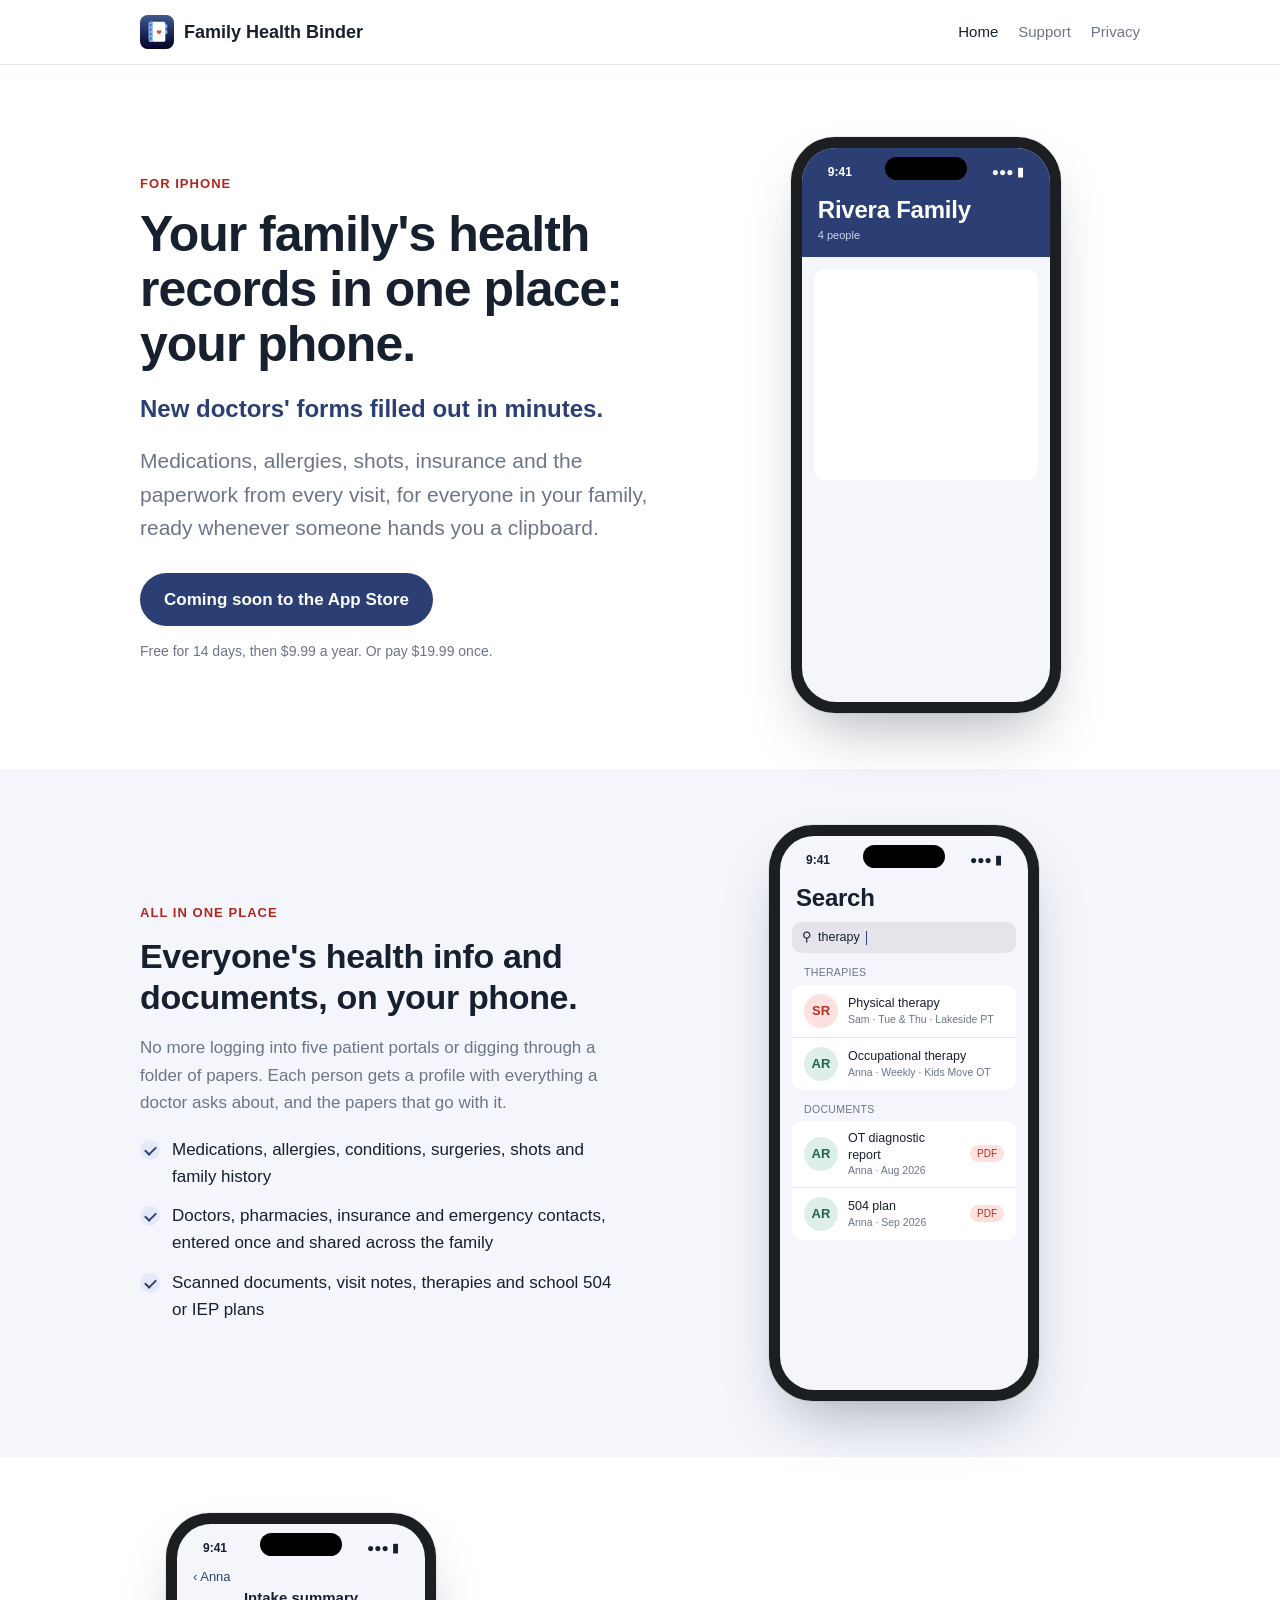
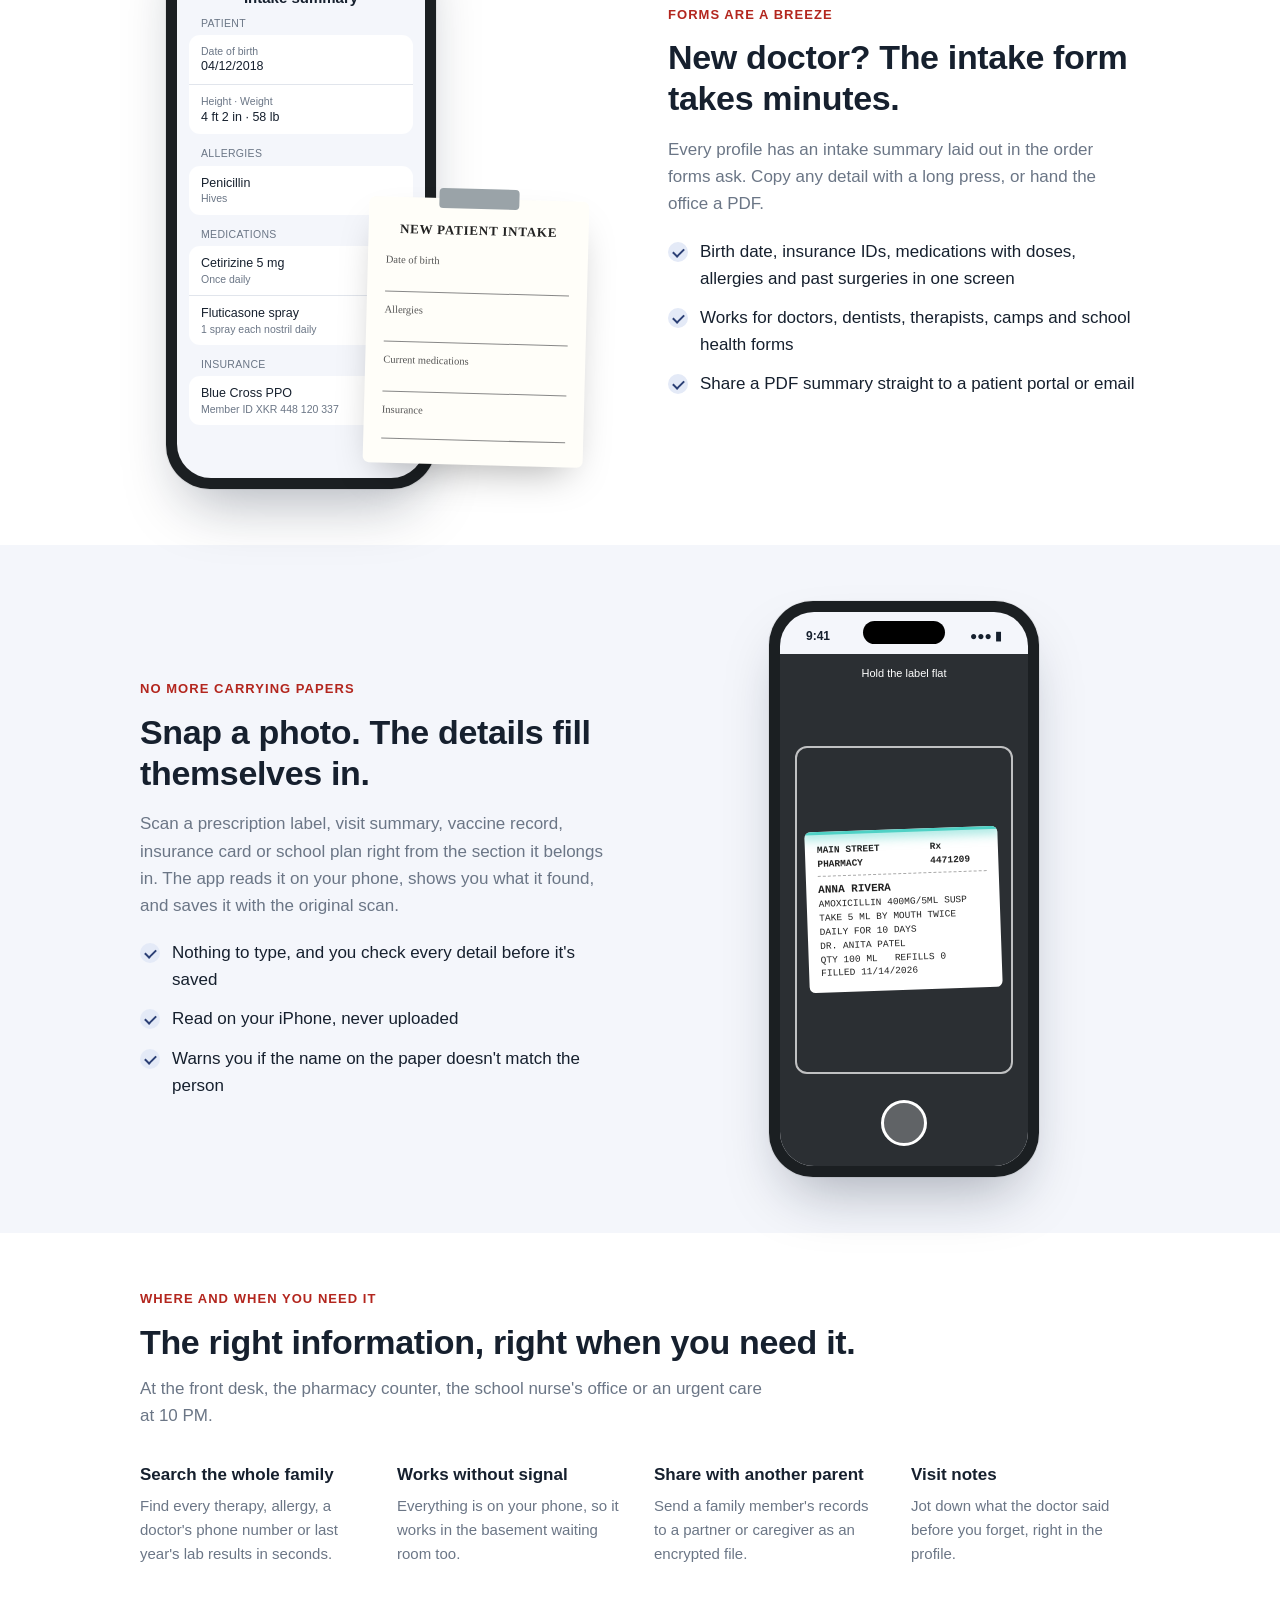
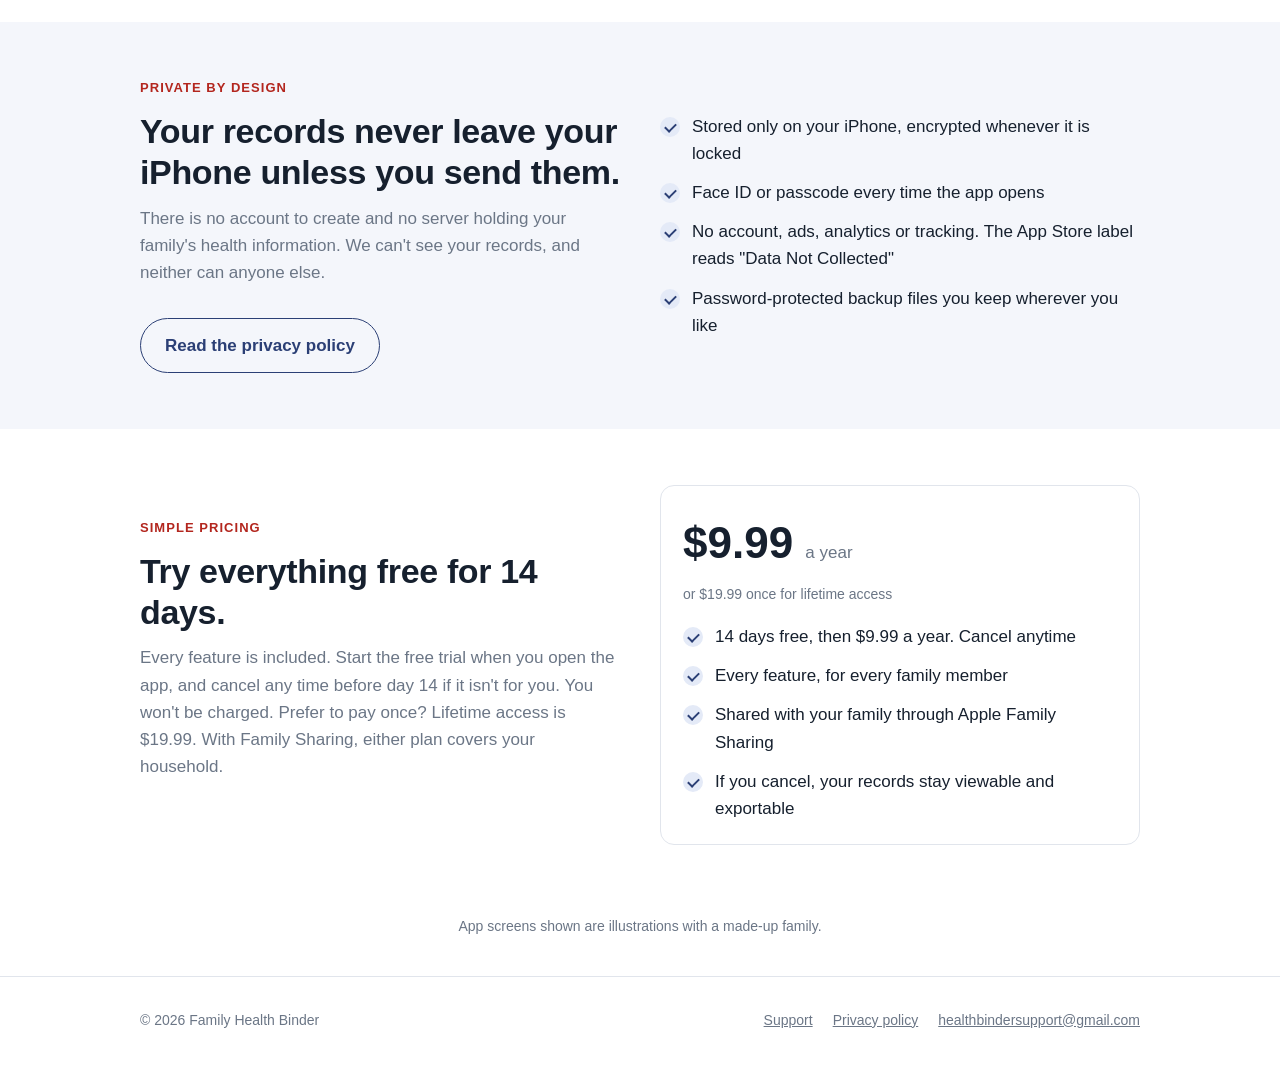
<file: index.html>
<!doctype html>
<html lang="en">
<head>
  <meta charset="utf-8">
  <meta name="viewport" content="width=device-width, initial-scale=1">
  <title>Family Health Binder: intake-ready medical records</title>
  <meta name="description" content="Keep your whole family's medical records on your iPhone, ready for every new doctor's intake form. Private by design: no account, no server, no tracking.">
  <link rel="icon" href="favicon.svg" type="image/svg+xml">
  <link rel="icon" href="favicon-32.png" sizes="32x32" type="image/png">
  <link rel="apple-touch-icon" href="apple-touch-icon.png">
  <link rel="stylesheet" href="style.css">
</head>
<body>
  <header class="site-header">
    <div class="wrap">
      <a class="logo" href="./"><img class="logo-mark" src="favicon.svg" alt="" width="34" height="34">Family Health Binder</a>
      <nav class="site-nav" aria-label="Main">
        <a href="./" aria-current="page">Home</a>
        <a href="support.html">Support</a>
        <a href="privacy.html">Privacy</a>
      </nav>
    </div>
  </header>

  <main>
    <section class="hero">
      <div class="wrap hero-split">
        <div>
          <p class="eyebrow">For iPhone</p>
          <h1>Your family's health records in one place: your phone.</h1>
          <p class="hero-sub">New doctors' forms filled out in minutes.</p>
          <p class="lead">Medications, allergies, shots, insurance and the paperwork from every visit, for everyone in your family, ready whenever someone hands you a clipboard.</p>
          <!-- When the app is live, replace "#" with the App Store link and change the text to "Download on the App Store". -->
          <a class="button" href="#">Coming soon to the App Store</a>
          <p class="note">Free for 14 days, then $9.99 a year. Or pay $19.99 once.</p>
        </div>
        <div class="demo demo-family" aria-hidden="true">
          <div class="phone"><div class="screen"><div class="band"><div class="statusbar"><span>9:41</span><span>&#9679;&#9679;&#9679; &#9646;</span></div><div class="island"></div>
            <div class="nav"><h4>Rivera Family</h4><div class="band-sub">4 people</div></div></div>
            <div class="group">
              <div class="row person"><span class="avatar a1">JR</span><div class="grow"><div class="v">Jordan Rivera</div><div class="k">41 · 3 medications</div></div><span class="chev">›</span></div>
              <div class="row person"><span class="avatar a2">SR</span><div class="grow"><div class="v">Sam Rivera</div><div class="k">39 · Physical therapy</div></div><span class="chev">›</span></div>
              <div class="row person"><span class="avatar a3">AR</span><div class="grow"><div class="v">Anna Rivera</div><div class="k">8 · 504 plan</div></div><span class="chev">›</span></div>
              <div class="row person"><span class="avatar a4">LR</span><div class="grow"><div class="v">Leo Rivera</div><div class="k">5 · Allergy: peanuts</div></div><span class="chev">›</span></div>
            </div>
            <div class="tiles">
              <p class="group-label">Anna at a glance</p>
              <div class="tile-grid">
                <div class="tile"><b>2</b><span>Medications</span></div>
                <div class="tile"><b>1</b><span>Allergy</span></div>
                <div class="tile"><b>14</b><span>Immunizations</span></div>
                <div class="tile"><b>9</b><span>Documents</span></div>
                <div class="tile"><b>3</b><span>Providers</span></div>
                <div class="tile"><b>2</b><span>Therapies</span></div>
              </div>
            </div>
          </div></div>
        </div>
      </div>
    </section>

    <section class="alt">
      <div class="wrap benefit">
        <div class="benefit-text">
          <p class="eyebrow">All in one place</p>
          <h2>Everyone's health info and documents, on your phone.</h2>
          <p>No more logging into five patient portals or digging through a folder of papers. Each person gets a profile with everything a doctor asks about, and the papers that go with it.</p>
          <ul class="checks">
            <li>Medications, allergies, conditions, surgeries, shots and family history</li>
            <li>Doctors, pharmacies, insurance and emergency contacts, entered once and shared across the family</li>
            <li>Scanned documents, visit notes, therapies and school 504 or IEP plans</li>
          </ul>
        </div>
        <div class="demo demo-search" aria-hidden="true">
          <div class="phone"><div class="screen"><div class="statusbar"><span>9:41</span><span>&#9679;&#9679;&#9679; &#9646;</span></div><div class="island"></div>
            <div class="nav"><h4>Search</h4></div>
            <div class="searchbar"><span>&#9906;</span><span id="typed"></span><span class="caret"></span></div>
            <div class="results" id="results">
              <p class="group-label">Therapies</p>
              <div class="group">
                <div class="row"><span class="avatar a2">SR</span><div class="grow"><div class="v">Physical therapy</div><div class="k">Sam · Tue &amp; Thu · Lakeside PT</div></div></div>
                <div class="row"><span class="avatar a3">AR</span><div class="grow"><div class="v">Occupational therapy</div><div class="k">Anna · Weekly · Kids Move OT</div></div></div>
              </div>
              <p class="group-label">Documents</p>
              <div class="group">
                <div class="row"><span class="avatar a3">AR</span><div class="grow"><div class="v">OT diagnostic report</div><div class="k">Anna · Aug 2026</div></div><span class="pill">PDF</span></div>
                <div class="row"><span class="avatar a3">AR</span><div class="grow"><div class="v">504 plan</div><div class="k">Anna · Sep 2026</div></div><span class="pill">PDF</span></div>
              </div>
            </div>
          </div></div>
        </div>
      </div>
    </section>

    <section>
      <div class="wrap benefit flip">
        <div class="benefit-text">
          <p class="eyebrow">Forms are a breeze</p>
          <h2>New doctor? The intake form takes minutes.</h2>
          <p>Every profile has an intake summary laid out in the order forms ask. Copy any detail with a long press, or hand the office a PDF.</p>
          <ul class="checks">
            <li>Birth date, insurance IDs, medications with doses, allergies and past surgeries in one screen</li>
            <li>Works for doctors, dentists, therapists, camps and school health forms</li>
            <li>Share a PDF summary straight to a patient portal or email</li>
          </ul>
        </div>
        <div class="demo demo-intake" aria-hidden="true">
          <div class="phone"><div class="screen"><div class="statusbar"><span>9:41</span><span>&#9679;&#9679;&#9679; &#9646;</span></div><div class="island"></div>
            <div class="nav"><span class="back">‹ Anna</span><h5>Intake summary</h5></div>
            <p class="group-label">Patient</p>
            <div class="group">
              <div class="row r1"><div class="grow"><div class="k">Date of birth</div><div class="v">04/12/2018</div></div></div>
              <div class="row"><div class="grow"><div class="k">Height · Weight</div><div class="v">4 ft 2 in · 58 lb</div></div></div>
            </div>
            <p class="group-label">Allergies</p>
            <div class="group">
              <div class="row r2"><div class="grow"><div class="v">Penicillin</div><div class="k">Hives</div></div></div>
            </div>
            <p class="group-label">Medications</p>
            <div class="group">
              <div class="row r3"><div class="grow"><div class="v">Cetirizine 5 mg</div><div class="k">Once daily</div></div></div>
              <div class="row"><div class="grow"><div class="v">Fluticasone spray</div><div class="k">1 spray each nostril daily</div></div></div>
            </div>
            <p class="group-label">Insurance</p>
            <div class="group">
              <div class="row"><div class="grow"><div class="v">Blue Cross PPO</div><div class="k">Member ID XKR 448 120 337</div></div></div>
            </div>
            <div class="copied">Copied</div>
          </div></div>
          <div class="paper">
            <h6>New Patient Intake</h6>
            <div class="field">Date of birth<div class="line"><span class="fill f1">04/12/2018</span></div></div>
            <div class="field">Allergies<div class="line"><span class="fill f2">Penicillin (hives)</span></div></div>
            <div class="field">Current medications<div class="line"><span class="fill f3">Cetirizine 5 mg daily</span></div></div>
            <div class="field">Insurance<div class="line done-line"></div></div>
          </div>
        </div>
      </div>
    </section>

    <section class="alt">
      <div class="wrap benefit">
        <div class="benefit-text">
          <p class="eyebrow">No more carrying papers</p>
          <h2>Snap a photo. The details fill themselves in.</h2>
          <p>Scan a prescription label, visit summary, vaccine record, insurance card or school plan right from the section it belongs in. The app reads it on your phone, shows you what it found, and saves it with the original scan.</p>
          <ul class="checks">
            <li>Nothing to type, and you check every detail before it's saved</li>
            <li>Read on your iPhone, never uploaded</li>
            <li>Warns you if the name on the paper doesn't match the person</li>
          </ul>
        </div>
        <div class="demo demo-scan" aria-hidden="true">
          <div class="phone"><div class="screen"><div class="statusbar"><span>9:41</span><span>&#9679;&#9679;&#9679; &#9646;</span></div><div class="island"></div>
            <div class="nav"><span class="back">‹ Anna</span><h5>Prescription found</h5></div>
            <p class="group-label found-head">Check and save</p>
            <div class="group found">
              <div class="row"><div class="grow"><div class="k">Medication</div><div class="v">Amoxicillin 400 mg/5 mL</div></div></div>
              <div class="row"><div class="grow"><div class="k">Directions</div><div class="v">5 mL by mouth twice daily</div></div></div>
              <div class="row"><div class="grow"><div class="k">Prescriber</div><div class="v">Dr. Anita Patel</div></div></div>
              <div class="row"><div class="grow"><div class="k">Pharmacy</div><div class="v">Main Street Pharmacy</div></div></div>
              <div class="row"><div class="grow"><div class="k">Filled</div><div class="v">11/14/2026 · 0 refills</div></div></div>
            </div>
            <div class="camera">
              <div class="cam-hint">Hold the label flat</div>
              <div class="label">
                <div class="store"><span>MAIN STREET PHARMACY</span><span>Rx 4471209</span></div>
                <strong>ANNA RIVERA</strong><br>
                AMOXICILLIN 400MG/5ML SUSP<br>
                TAKE 5 ML BY MOUTH TWICE<br>DAILY FOR 10 DAYS<br>
                DR. ANITA PATEL<br>
                QTY 100 ML &nbsp; REFILLS 0<br>
                FILLED 11/14/2026
                <div class="scanline"></div>
              </div>
              <div class="frame"></div>
              <div class="shutter"></div>
            </div>
            <div class="toast">&#10003; Saved to Anna's medications</div>
          </div></div>
        </div>
      </div>
    </section>

    <section>
      <div class="wrap">
        <p class="eyebrow">Where and when you need it</p>
        <h2>The right information, right when you need it.</h2>
        <p class="section-intro">At the front desk, the pharmacy counter, the school nurse's office or an urgent care at 10 PM.</p>
        <div class="mini-grid">
          <div><h3>Search the whole family</h3><p>Find every therapy, allergy, a doctor's phone number or last year's lab results in seconds.</p></div>
          <div><h3>Works without signal</h3><p>Everything is on your phone, so it works in the basement waiting room too.</p></div>
          <div><h3>Share with another parent</h3><p>Send a family member's records to a partner or caregiver as an encrypted file.</p></div>
          <div><h3>Visit notes</h3><p>Jot down what the doctor said before you forget, right in the profile.</p></div>
        </div>
      </div>
    </section>

    <section class="alt" id="privacy">
      <div class="wrap split">
        <div>
          <p class="eyebrow">Private by design</p>
          <h2>Your records never leave your iPhone unless you send them.</h2>
          <p class="section-intro">There is no account to create and no server holding your family's health information. We can't see your records, and neither can anyone else.</p>
          <a class="button secondary" href="privacy.html">Read the privacy policy</a>
        </div>
        <ul class="checks">
          <li>Stored only on your iPhone, encrypted whenever it is locked</li>
          <li>Face ID or passcode every time the app opens</li>
          <li>No account, ads, analytics or tracking. The App Store label reads "Data Not Collected"</li>
          <li>Password-protected backup files you keep wherever you like</li>
        </ul>
      </div>
    </section>

    <section id="pricing">
      <div class="wrap split">
        <div>
          <p class="eyebrow">Simple pricing</p>
          <h2>Try everything free for 14 days.</h2>
          <p class="section-intro">Every feature is included. Start the free trial when you open the app, and cancel any time before day 14 if it isn't for you. You won't be charged. Prefer to pay once? Lifetime access is $19.99. With Family Sharing, either plan covers your household.</p>
        </div>
        <div class="card">
          <p class="price">$9.99 <small>a year</small></p>
          <p class="note" style="margin-top:4px">or $19.99 once for lifetime access</p>
          <ul class="checks" style="margin-top:18px">
            <li>14 days free, then $9.99 a year. Cancel anytime</li>
            <li>Every feature, for every family member</li>
            <li>Shared with your family through Apple Family Sharing</li>
            <li>If you cancel, your records stay viewable and exportable</li>
          </ul>
        </div>
      </div>
    </section>
    <p class="note center" style="padding:0 20px 24px">App screens shown are illustrations with a made-up family.</p>
  </main>

  <footer class="site-footer">
    <div class="wrap">
      <span>&copy; <span id="year">2026</span> Family Health Binder</span>
      <nav aria-label="Footer">
        <a href="support.html">Support</a>
        <a href="privacy.html">Privacy policy</a>
        <a href="mailto:healthbindersupport@gmail.com">healthbindersupport@gmail.com</a>
      </nav>
    </div>
  </footer>
  <script>document.getElementById('year').textContent = new Date().getFullYear();</script>
  <script>
    // Search demo: types "therapy", shows results, then starts over.
    (function () {
      var el = document.getElementById('typed'), res = document.getElementById('results');
      if (!el) return;
      var word = 'therapy', reduce = window.matchMedia('(prefers-reduced-motion: reduce)').matches;
      if (reduce) { el.textContent = word; return; }
      function run() {
        var i = 0; el.textContent = ''; res.classList.add('hidden');
        var t = setInterval(function () {
          el.textContent = word.slice(0, ++i);
          if (i >= word.length) { clearInterval(t); setTimeout(function () { res.classList.remove('hidden'); }, 300); setTimeout(run, 6500); }
        }, 180);
      }
      run();
    })();
  </script>
</body>
</html>
</file>
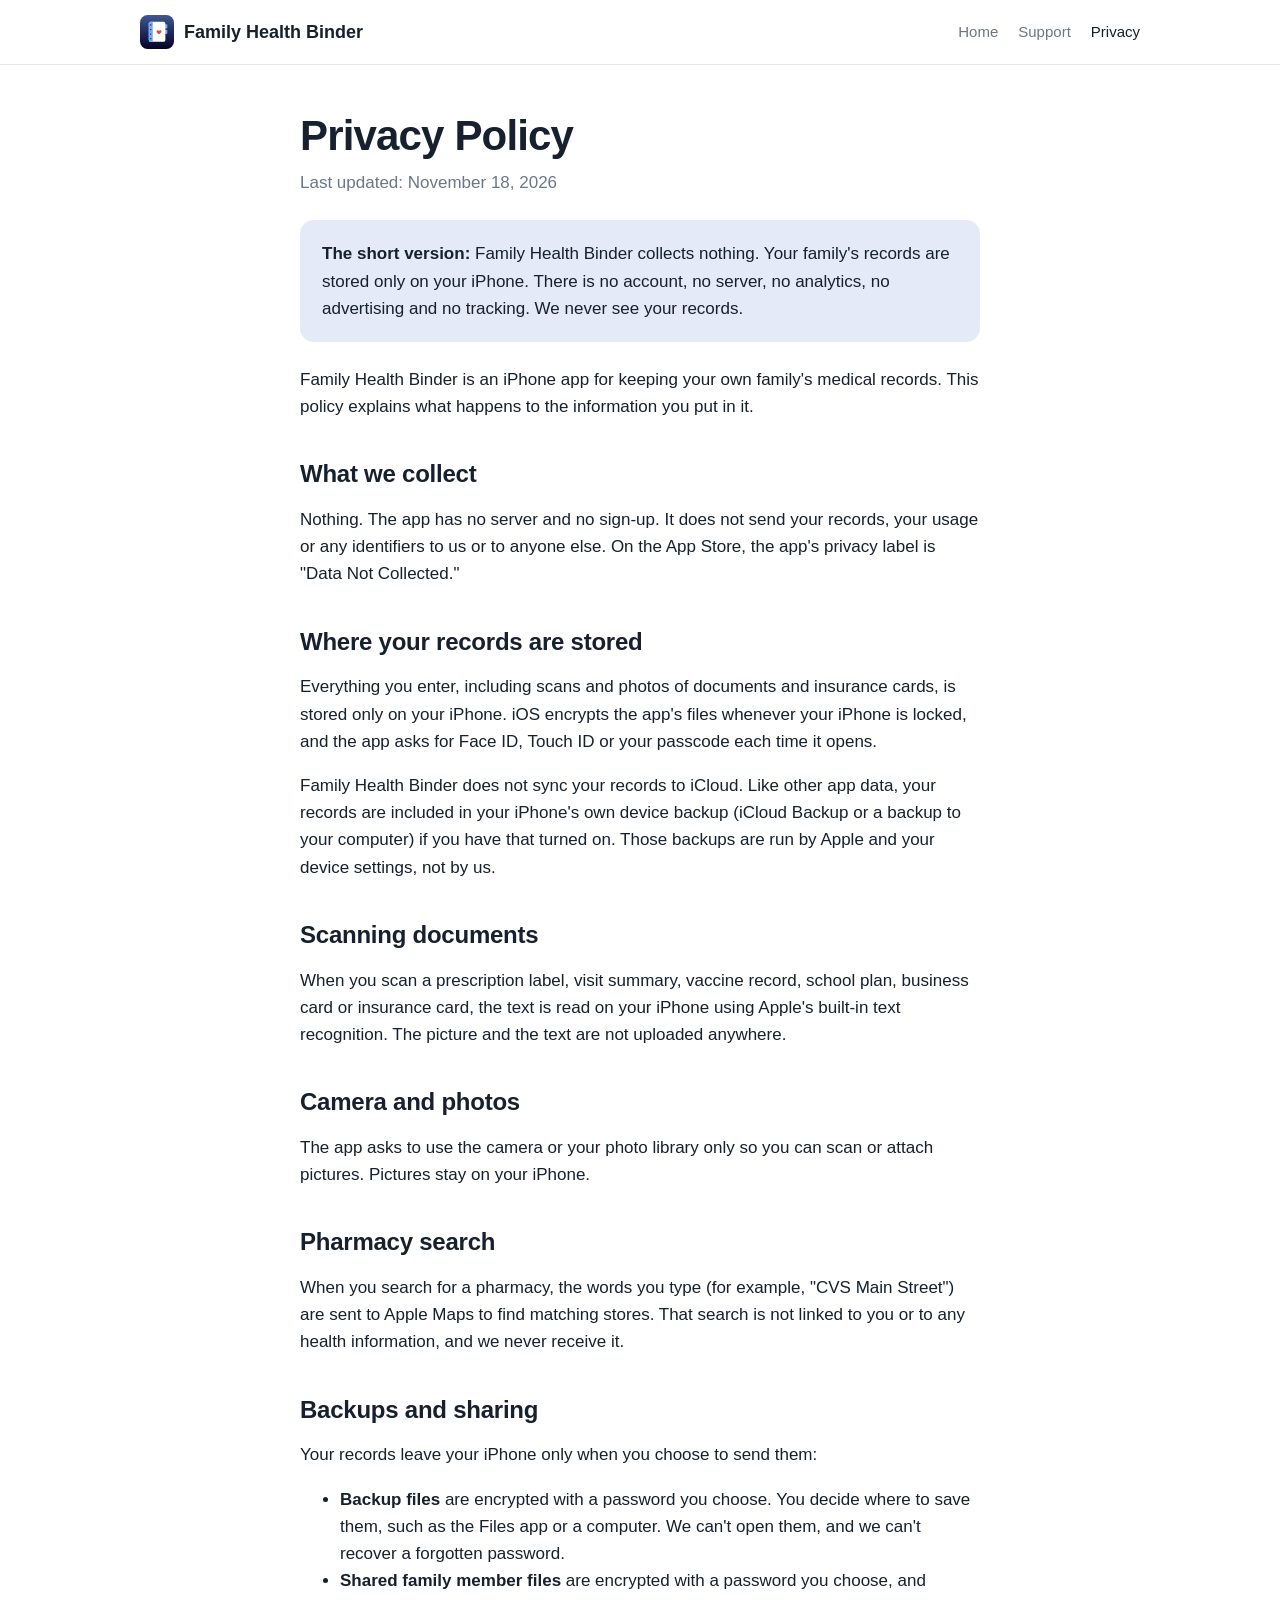
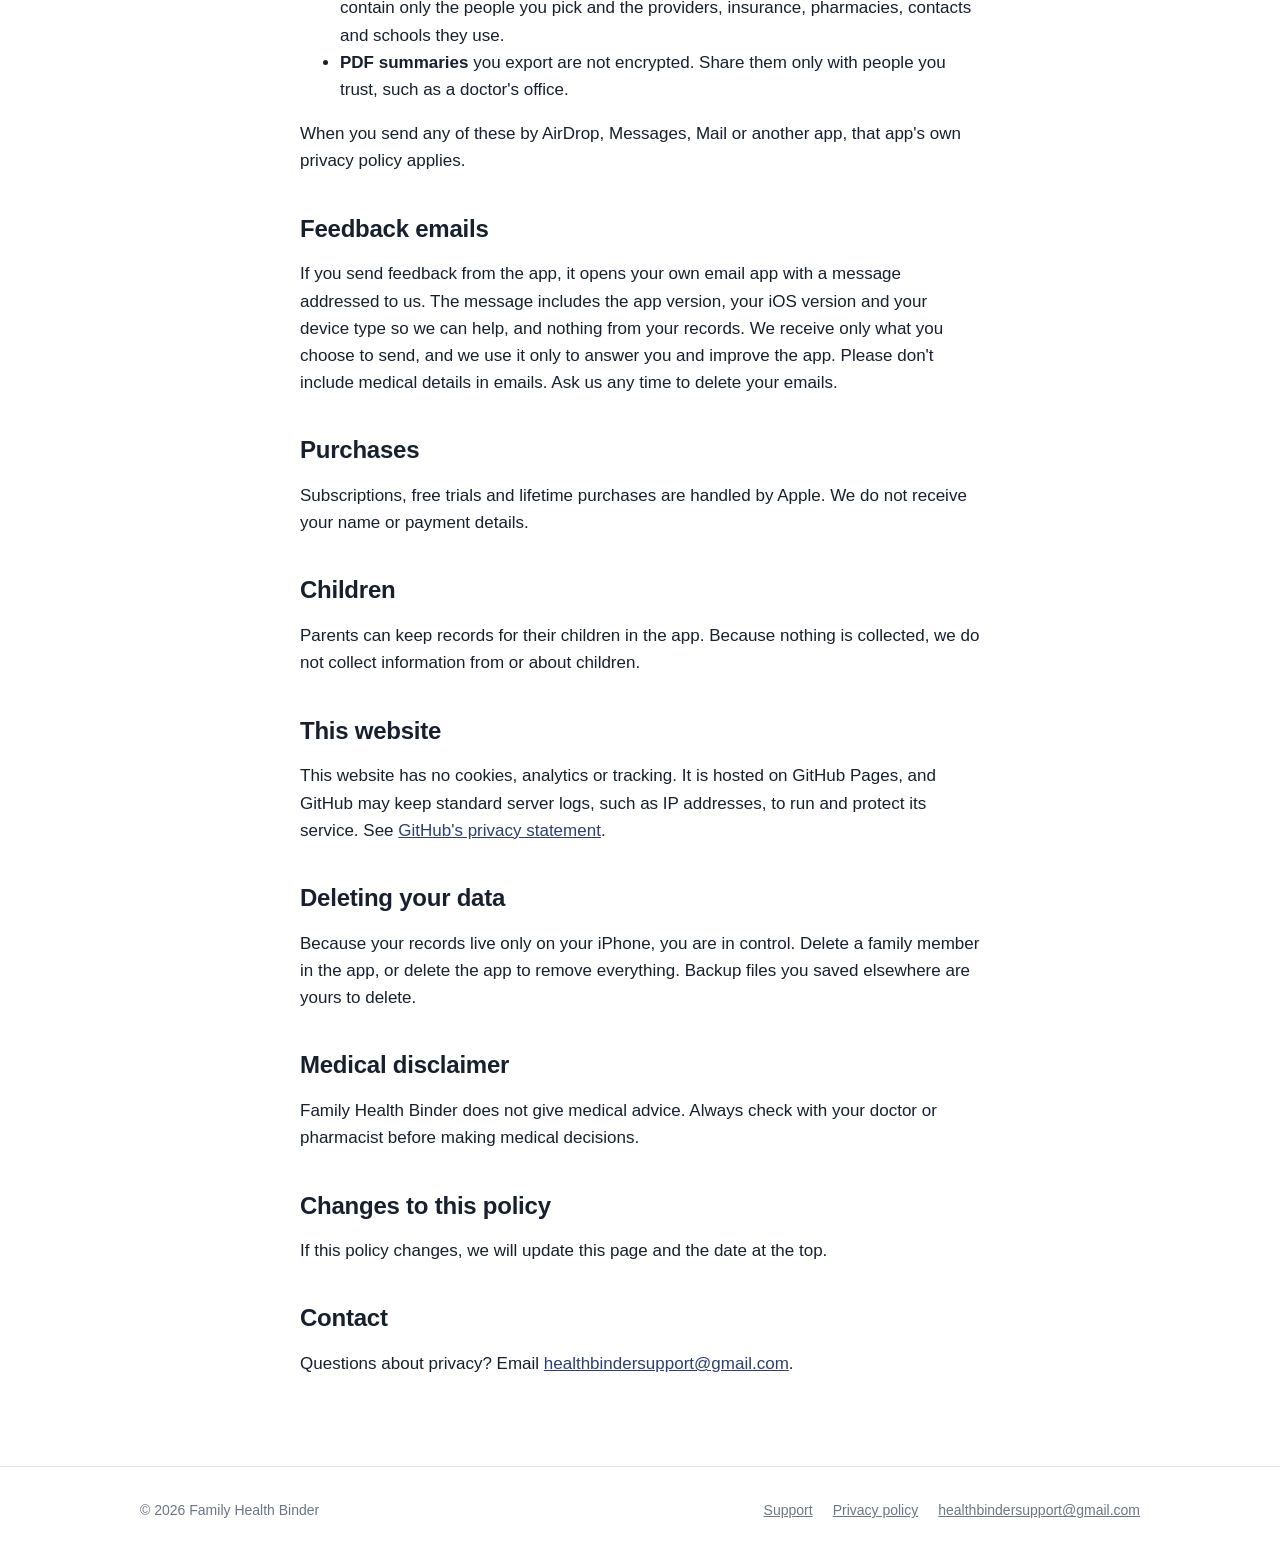
<file: privacy.html>
<!doctype html>
<html lang="en">
<head>
  <meta charset="utf-8">
  <meta name="viewport" content="width=device-width, initial-scale=1">
  <title>Privacy Policy | Family Health Binder</title>
  <meta name="description" content="Family Health Binder collects no data. Your family's records stay on your iPhone.">
  <link rel="icon" href="favicon.svg" type="image/svg+xml">
  <link rel="icon" href="favicon-32.png" sizes="32x32" type="image/png">
  <link rel="apple-touch-icon" href="apple-touch-icon.png">
  <link rel="stylesheet" href="style.css">
</head>
<body>
  <header class="site-header">
    <div class="wrap">
      <a class="logo" href="./"><img class="logo-mark" src="favicon.svg" alt="" width="34" height="34">Family Health Binder</a>
      <nav class="site-nav" aria-label="Main">
        <a href="./">Home</a>
        <a href="support.html">Support</a>
        <a href="privacy.html" aria-current="page">Privacy</a>
      </nav>
    </div>
  </header>

  <main class="page">
    <div class="wrap narrow">
      <h1>Privacy Policy</h1>
      <p class="updated">Last updated: November 18, 2026</p>

      <div class="callout">
        <p><strong>The short version:</strong> Family Health Binder collects nothing. Your family's records are stored only on your iPhone. There is no account, no server, no analytics, no advertising and no tracking. We never see your records.</p>
      </div>

      <p>Family Health Binder is an iPhone app for keeping your own family's medical records. This policy explains what happens to the information you put in it.</p>

      <h2>What we collect</h2>
      <p>Nothing. The app has no server and no sign-up. It does not send your records, your usage or any identifiers to us or to anyone else. On the App Store, the app's privacy label is "Data Not Collected."</p>

      <h2>Where your records are stored</h2>
      <p>Everything you enter, including scans and photos of documents and insurance cards, is stored only on your iPhone. iOS encrypts the app's files whenever your iPhone is locked, and the app asks for Face ID, Touch ID or your passcode each time it opens.</p>
      <p>Family Health Binder does not sync your records to iCloud. Like other app data, your records are included in your iPhone's own device backup (iCloud Backup or a backup to your computer) if you have that turned on. Those backups are run by Apple and your device settings, not by us.</p>

      <h2>Scanning documents</h2>
      <p>When you scan a prescription label, visit summary, vaccine record, school plan, business card or insurance card, the text is read on your iPhone using Apple's built-in text recognition. The picture and the text are not uploaded anywhere.</p>

      <h2>Camera and photos</h2>
      <p>The app asks to use the camera or your photo library only so you can scan or attach pictures. Pictures stay on your iPhone.</p>

      <h2>Pharmacy search</h2>
      <p>When you search for a pharmacy, the words you type (for example, "CVS Main Street") are sent to Apple Maps to find matching stores. That search is not linked to you or to any health information, and we never receive it.</p>

      <h2>Backups and sharing</h2>
      <p>Your records leave your iPhone only when you choose to send them:</p>
      <ul>
        <li><strong>Backup files</strong> are encrypted with a password you choose. You decide where to save them, such as the Files app or a computer. We can't open them, and we can't recover a forgotten password.</li>
        <li><strong>Shared family member files</strong> are encrypted with a password you choose, and contain only the people you pick and the providers, insurance, pharmacies, contacts and schools they use.</li>
        <li><strong>PDF summaries</strong> you export are not encrypted. Share them only with people you trust, such as a doctor's office.</li>
      </ul>
      <p>When you send any of these by AirDrop, Messages, Mail or another app, that app's own privacy policy applies.</p>

      <h2>Feedback emails</h2>
      <p>If you send feedback from the app, it opens your own email app with a message addressed to us. The message includes the app version, your iOS version and your device type so we can help, and nothing from your records. We receive only what you choose to send, and we use it only to answer you and improve the app. Please don't include medical details in emails. Ask us any time to delete your emails.</p>

      <h2>Purchases</h2>
      <p>Subscriptions, free trials and lifetime purchases are handled by Apple. We do not receive your name or payment details.</p>

      <h2>Children</h2>
      <p>Parents can keep records for their children in the app. Because nothing is collected, we do not collect information from or about children.</p>

      <h2>This website</h2>
      <p>This website has no cookies, analytics or tracking. It is hosted on GitHub Pages, and GitHub may keep standard server logs, such as IP addresses, to run and protect its service. See <a href="https://docs.github.com/en/site-policy/privacy-policies/github-general-privacy-statement">GitHub's privacy statement</a>.</p>

      <h2>Deleting your data</h2>
      <p>Because your records live only on your iPhone, you are in control. Delete a family member in the app, or delete the app to remove everything. Backup files you saved elsewhere are yours to delete.</p>

      <h2>Medical disclaimer</h2>
      <p>Family Health Binder does not give medical advice. Always check with your doctor or pharmacist before making medical decisions.</p>

      <h2>Changes to this policy</h2>
      <p>If this policy changes, we will update this page and the date at the top.</p>

      <h2>Contact</h2>
      <p>Questions about privacy? Email <a href="mailto:healthbindersupport@gmail.com">healthbindersupport@gmail.com</a>.</p>
    </div>
  </main>

  <footer class="site-footer">
    <div class="wrap">
      <span>&copy; <span id="year">2026</span> Family Health Binder</span>
      <nav aria-label="Footer">
        <a href="support.html">Support</a>
        <a href="privacy.html">Privacy policy</a>
        <a href="mailto:healthbindersupport@gmail.com">healthbindersupport@gmail.com</a>
      </nav>
    </div>
  </footer>
  <script>document.getElementById('year').textContent = new Date().getFullYear();</script>
</body>
</html>
</file>
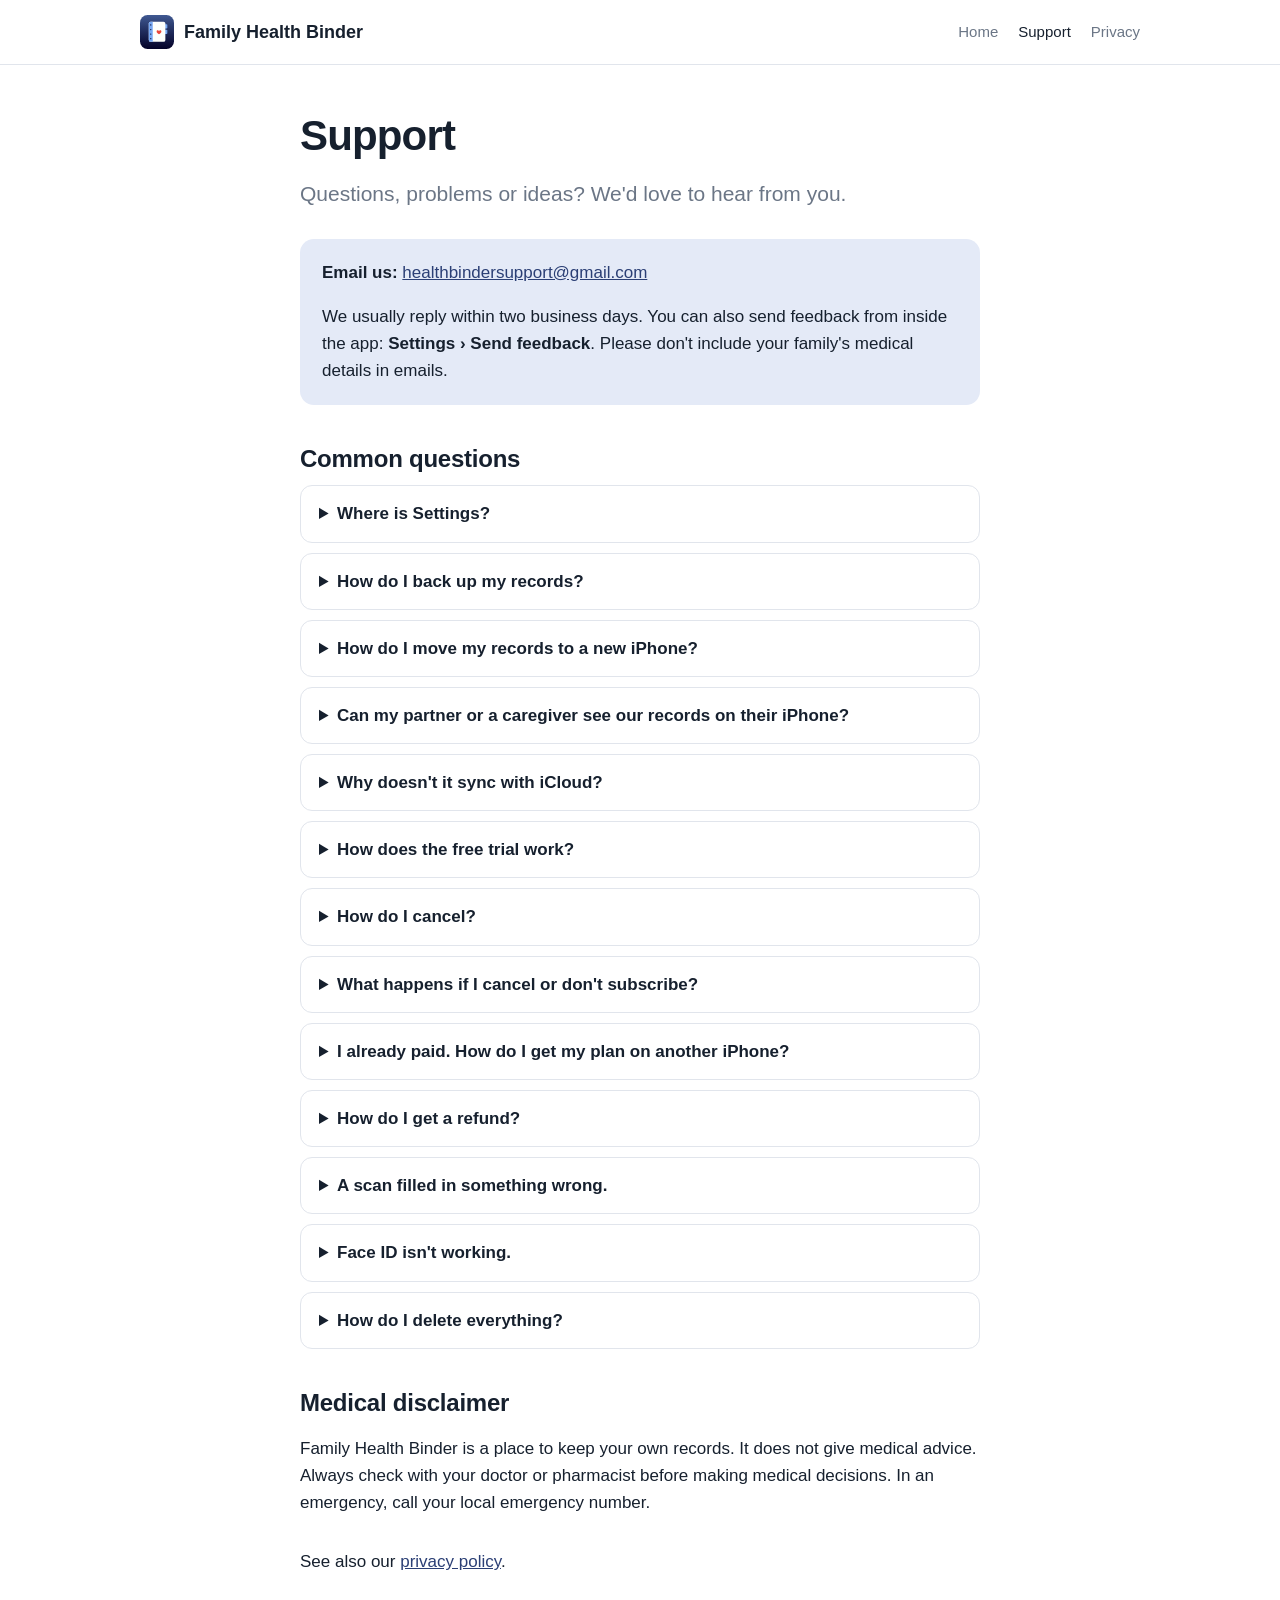
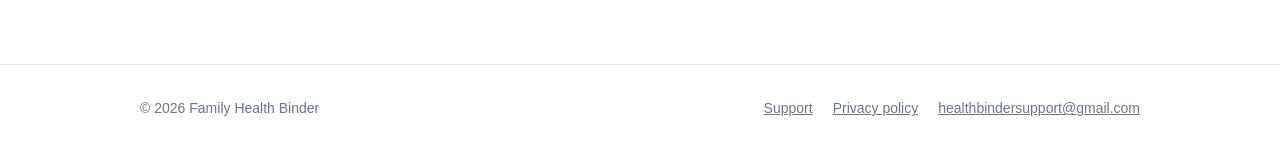
<file: support.html>
<!doctype html>
<html lang="en">
<head>
  <meta charset="utf-8">
  <meta name="viewport" content="width=device-width, initial-scale=1">
  <title>Support | Family Health Binder</title>
  <meta name="description" content="Help with Family Health Binder: backups, moving to a new iPhone, sharing with family, and purchases.">
  <link rel="icon" href="favicon.svg" type="image/svg+xml">
  <link rel="icon" href="favicon-32.png" sizes="32x32" type="image/png">
  <link rel="apple-touch-icon" href="apple-touch-icon.png">
  <link rel="stylesheet" href="style.css">
</head>
<body>
  <header class="site-header">
    <div class="wrap">
      <a class="logo" href="./"><img class="logo-mark" src="favicon.svg" alt="" width="34" height="34">Family Health Binder</a>
      <nav class="site-nav" aria-label="Main">
        <a href="./">Home</a>
        <a href="support.html" aria-current="page">Support</a>
        <a href="privacy.html">Privacy</a>
      </nav>
    </div>
  </header>

  <main class="page">
    <div class="wrap narrow">
      <h1>Support</h1>
      <p class="lead" style="margin-left:0">Questions, problems or ideas? We'd love to hear from you.</p>

      <div class="callout">
        <p><strong>Email us:</strong> <a href="mailto:healthbindersupport@gmail.com?subject=Family%20Health%20Binder%20support">healthbindersupport@gmail.com</a></p>
        <p>We usually reply within two business days. You can also send feedback from inside the app: <span class="path">Settings › Send feedback</span>. Please don't include your family's medical details in emails.</p>
      </div>

      <h2>Common questions</h2>

      <details>
        <summary>Where is Settings?</summary>
        <p>On the My Family screen (the list of your family members), tap the gear button in the top-left corner.</p>
      </details>

      <details>
        <summary>How do I back up my records?</summary>
        <ol>
          <li>Open <span class="path">Settings › Back up now</span>.</li>
          <li>Choose a password. Write it down somewhere safe; nobody, including us, can recover it.</li>
          <li>Save the backup file to the Files app, a computer, or another place you trust.</li>
        </ol>
        <p>Make a new backup now and then, especially after adding a lot of records.</p>
      </details>

      <details>
        <summary>How do I move my records to a new iPhone?</summary>
        <ol>
          <li>On your old iPhone, make a backup (see above) and save it somewhere the new iPhone can reach, or AirDrop it.</li>
          <li>On the new iPhone, install Family Health Binder and open <span class="path">Settings › Restore from a backup</span>.</li>
          <li>Pick the backup file and enter its password.</li>
        </ol>
        <p>Restoring replaces whatever is already in the app on that iPhone. If you set up your new iPhone from an iCloud or computer backup of your old one, your records usually come along automatically.</p>
      </details>

      <details>
        <summary>Can my partner or a caregiver see our records on their iPhone?</summary>
        <p>Yes. Open <span class="path">Settings › Share family members…</span>, pick who to share, set a password and send the file by AirDrop, Messages or email. On their iPhone, they save the file to Files, then open <span class="path">Settings › Import shared family members</span>. Tell them the password in person or by phone, not in the same message as the file.</p>
        <p>This is a copy, not live syncing. Changes made on one iPhone don't appear on the other until you share again.</p>
      </details>

      <details>
        <summary>Why doesn't it sync with iCloud?</summary>
        <p>Apple's App Store rules don't allow apps to store personal health information in iCloud, and keeping records only on your iPhone is also the most private option. Encrypted backup and share files give you a way to move records when you need to.</p>
      </details>

      <details>
        <summary>How does the free trial work?</summary>
        <p>When you first open the app, tap <span class="path">Start your free trial</span> and confirm with Apple. Everything is included for 14 days. After that the annual plan is $9.99 a year. If you cancel before the 14 days are up, you won't be charged. The app reminds you a few days before the trial ends.</p>
      </details>
      <details>
        <summary>How do I cancel?</summary>
        <p>On your iPhone, open <span class="path">Settings › your name › Subscriptions</span>, choose Family Health Binder and tap <span class="path">Cancel Subscription</span>. You can also get there from the app: <span class="path">Settings › Plan › Manage or cancel subscription</span>. Your plan keeps working until the end of the time you've paid for.</p>
      </details>
      <details>
        <summary>What happens if I cancel or don't subscribe?</summary>
        <p>Nothing is deleted. You can still view, copy, share and export every record. To add or edit records again, choose a plan: $9.99 a year, or $19.99 once for lifetime access.</p>
      </details>

      <details>
        <summary>I already paid. How do I get my plan on another iPhone?</summary>
        <p>Install the app on the other iPhone with the same Apple Account, open <span class="path">Settings › Plan</span> and tap <span class="path">Restore purchases</span>. With Apple Family Sharing turned on, people in your Family Sharing group can do the same with their own Apple Account.</p>
      </details>

      <details>
        <summary>How do I get a refund?</summary>
        <p>Apple handles all App Store payments. You can ask for a refund at <a href="https://reportaproblem.apple.com">reportaproblem.apple.com</a>.</p>
      </details>

      <details>
        <summary>A scan filled in something wrong.</summary>
        <p>Scans are read on your iPhone, and the app always shows you what it found before saving. Fix anything that looks off, or tap the record afterward to edit it. Clear, flat, well-lit pictures read best. If a type of form never reads well, email us a description (not a picture) of what went wrong.</p>
      </details>

      <details>
        <summary>Face ID isn't working.</summary>
        <p>You can always use your iPhone passcode instead. If Face ID stopped working for the app, check <span class="path">iPhone Settings › Face ID &amp; Passcode › Other Apps</span> and make sure Family Health Binder is turned on.</p>
      </details>

      <details>
        <summary>How do I delete everything?</summary>
        <p>Delete the app from your iPhone. That removes every record stored in it. Any backup files you saved elsewhere are separate, so delete those too if you want.</p>
      </details>

      <h2>Medical disclaimer</h2>
      <p>Family Health Binder is a place to keep your own records. It does not give medical advice. Always check with your doctor or pharmacist before making medical decisions. In an emergency, call your local emergency number.</p>

      <p style="margin-top:32px">See also our <a href="privacy.html">privacy policy</a>.</p>
    </div>
  </main>

  <footer class="site-footer">
    <div class="wrap">
      <span>&copy; <span id="year">2026</span> Family Health Binder</span>
      <nav aria-label="Footer">
        <a href="support.html">Support</a>
        <a href="privacy.html">Privacy policy</a>
        <a href="mailto:healthbindersupport@gmail.com">healthbindersupport@gmail.com</a>
      </nav>
    </div>
  </footer>
  <script>document.getElementById('year').textContent = new Date().getFullYear();</script>
</body>
</html>
</file>
<file: style.css>
/* Family Health Binder website styles.
   To restyle the whole site, change the colors and fonts in :root below. */
:root {
  --brand: #2b3f75;        /* Navy: buttons, links, icons */
  --brand-dark: #1f2b5b;   /* hover state */
  --brand-soft: #e4eaf7;   /* light accent backgrounds */
  --accent: #eb473b;       /* logo red: small marks only */
  --accent-text: #b3261e;  /* red when used as text */
  --text: #16202e;
  --muted: #6b7686;
  --bg: #ffffff;
  --bg-alt: #f4f6fb;
  --border: #e1e5ec;
  --font: -apple-system, BlinkMacSystemFont, "SF Pro Text", "Segoe UI", Roboto, Helvetica, Arial, sans-serif;
  --radius: 14px;
  --max: 1040px;
}
@media (prefers-color-scheme: dark) {
  :root {
    --brand: #77a8f3;
    --brand-dark: #a9c8f5;
    --brand-soft: #1e2c55;
    --accent: #f0685d;
    --accent-text: #ff8a80;
    --text: #e6ebf2;
    --muted: #93a0b2;
    --bg: #070a1f;
    --bg-alt: #0e1330;
    --border: #232a4a;
  }
}

* { box-sizing: border-box; }
html { -webkit-text-size-adjust: 100%; }
body { margin: 0; font-family: var(--font); color: var(--text); background: var(--bg); line-height: 1.6; font-size: 17px; }
a { color: var(--brand); }
a:hover { color: var(--brand-dark); }
img { max-width: 100%; }
.wrap { max-width: var(--max); margin: 0 auto; padding: 0 20px; }
.narrow { max-width: 720px; }

/* Header */
.site-header { border-bottom: 1px solid var(--border); background: var(--bg); position: sticky; top: 0; z-index: 10; }
.site-header .wrap { display: flex; align-items: center; justify-content: space-between; gap: 16px; min-height: 64px; flex-wrap: wrap; }
.logo { display: flex; align-items: center; gap: 10px; font-weight: 700; color: var(--text); text-decoration: none; font-size: 18px; }
.logo-mark { width: 34px; height: 34px; display: block; }
.site-nav { display: flex; gap: 20px; font-size: 15px; }
.site-nav a { color: var(--muted); text-decoration: none; }
.site-nav a:hover, .site-nav a[aria-current="page"] { color: var(--text); }

/* Hero */
.hero { padding: 72px 0 56px; text-align: center; }
.eyebrow { color: var(--accent-text); font-weight: 600; text-transform: uppercase; letter-spacing: .08em; font-size: 13px; margin: 0 0 12px; }
h1 { font-size: clamp(32px, 6vw, 52px); line-height: 1.1; margin: 0 0 18px; letter-spacing: -0.02em; }
.lead { font-size: clamp(18px, 2.4vw, 21px); color: var(--muted); max-width: 640px; margin: 0 auto 28px; }
.button { display: inline-block; background: var(--brand); color: var(--bg); padding: 13px 24px; border-radius: 999px; font-weight: 600; text-decoration: none; }
.button:hover { background: var(--brand-dark); color: var(--bg); }
.button.secondary { background: transparent; color: var(--brand); border: 1.5px solid var(--brand); }
.note { color: var(--muted); font-size: 14px; margin-top: 14px; }

/* Sections */
section { padding: 56px 0; }
section.alt { background: var(--bg-alt); }
h2 { font-size: clamp(26px, 4vw, 34px); line-height: 1.2; margin: 0 0 12px; letter-spacing: -0.01em; }
h3 { font-size: 19px; margin: 0 0 6px; }
.section-intro { color: var(--muted); max-width: 640px; margin: 0 0 32px; }
.center { text-align: center; }
.center .section-intro { margin-left: auto; margin-right: auto; }

.grid { display: grid; gap: 20px; grid-template-columns: repeat(auto-fit, minmax(260px, 1fr)); }
.card { background: var(--bg); border: 1px solid var(--border); border-radius: var(--radius); padding: 22px; }
.card p { margin: 0; color: var(--muted); }
.icon { width: 40px; height: 40px; border-radius: 10px; background: var(--brand-soft); color: var(--brand); display: grid; place-items: center; margin-bottom: 14px; }
.icon svg { width: 22px; height: 22px; }

.checks { list-style: none; padding: 0; margin: 0; display: grid; gap: 12px; }
.checks li { padding-left: 32px; position: relative; }
.checks li::before { content: ""; position: absolute; left: 0; top: 4px; width: 20px; height: 20px; border-radius: 50%; background: var(--brand-soft); }
.checks li::after { content: ""; position: absolute; left: 7px; top: 8px; width: 5px; height: 9px; border: solid var(--brand); border-width: 0 2px 2px 0; transform: rotate(45deg); }

.split { display: grid; gap: 40px; grid-template-columns: 1fr 1fr; align-items: center; }
@media (max-width: 760px) { .split { grid-template-columns: 1fr; } }

.card .price { color: var(--text); }
.price { font-size: 44px; font-weight: 700; margin: 0; }
.price small { font-size: 17px; color: var(--muted); font-weight: 400; }

/* Steps */
.steps { counter-reset: step; list-style: none; padding: 0; margin: 0; display: grid; gap: 20px; grid-template-columns: repeat(auto-fit, minmax(220px, 1fr)); }
.steps li { counter-increment: step; }
.steps li::before { content: counter(step); display: grid; place-items: center; width: 34px; height: 34px; border-radius: 50%; background: var(--brand); color: var(--bg); font-weight: 700; margin-bottom: 10px; }
.steps p { margin: 0; color: var(--muted); }

/* Text pages (privacy, support) */
.page { padding: 48px 0 72px; }
.page h1 { font-size: clamp(30px, 5vw, 42px); }
.page h2 { font-size: 24px; margin-top: 40px; }
.page .updated { color: var(--muted); margin-top: -8px; }
.callout { background: var(--brand-soft); border-radius: var(--radius); padding: 20px 22px; margin: 24px 0; }
.callout p:last-child { margin-bottom: 0; }
.callout p:first-child { margin-top: 0; }
details { border: 1px solid var(--border); border-radius: 12px; padding: 14px 18px; margin: 10px 0; background: var(--bg); }
details[open] { padding-bottom: 4px; }
summary { cursor: pointer; font-weight: 600; }
details p, details ol, details ul { color: var(--muted); }
.path { font-weight: 600; color: var(--text); white-space: nowrap; }

/* Footer */
.site-footer { border-top: 1px solid var(--border); padding: 32px 0 40px; color: var(--muted); font-size: 14px; }
.site-footer .wrap { display: flex; flex-wrap: wrap; gap: 12px 24px; justify-content: space-between; }
.site-footer nav { display: flex; gap: 20px; flex-wrap: wrap; }
.site-footer a { color: var(--muted); }

/* ---------- Hero with phone ---------- */
.hero-split { display: grid; grid-template-columns: 1.1fr .9fr; gap: 48px; align-items: center; text-align: left; }
.hero-split .lead { margin-left: 0; }
.hero-split h1 { font-size: clamp(32px, 5vw, 50px); }
.hero-sub { font-size: clamp(20px, 2.6vw, 24px); font-weight: 600; color: var(--brand); margin: 0 0 16px; }
@media (max-width: 820px) {
  .hero-split { grid-template-columns: 1fr; text-align: center; }
  .hero-split .lead { margin-left: auto; }
}

/* ---------- Benefit rows ---------- */
.benefit { display: grid; grid-template-columns: 1fr 1fr; gap: 56px; align-items: center; }
.benefit.flip .benefit-text { order: 2; }
.benefit-text p { color: var(--muted); }
.benefit-text .checks { margin-top: 20px; }
@media (max-width: 820px) {
  .benefit { grid-template-columns: 1fr; gap: 32px; }
  .benefit.flip .benefit-text { order: 0; }
}
.demo { display: flex; justify-content: center; align-items: center; gap: 20px; flex-wrap: wrap; }
.mini-grid { display: grid; gap: 14px 28px; grid-template-columns: repeat(auto-fit, minmax(220px, 1fr)); margin-top: 8px; }
.mini-grid h3 { font-size: 17px; }
.mini-grid p { margin: 0; color: var(--muted); font-size: 15px; }

/* ---------- Phone mockup (illustrations, not screenshots) ----------
   The app screens inside always use light iOS colors, like a real screenshot. */
.phone { --ios-bg: #f4f6fb; --ios-card: #fff; --ios-text: #16202e; --ios-muted: #6b7686; --ios-line: #e1e5ec; --ios-blue: #2b3f75; --ios-green: #2e9d5b;
  width: 270px; aspect-ratio: 9 / 19.2; background: #1b1f22; border-radius: 44px; padding: 11px; box-shadow: 0 30px 60px -20px rgba(15, 25, 50, .35), 0 0 0 1px rgba(0,0,0,.06);
  flex: none; position: relative; font-family: -apple-system, BlinkMacSystemFont, "SF Pro Text", "Segoe UI", Roboto, sans-serif; }
.screen { position: relative; height: 100%; border-radius: 34px; overflow: hidden; background: var(--ios-bg); color: var(--ios-text); font-size: 12.5px; line-height: 1.35; }
.island { position: absolute; top: 9px; left: 50%; transform: translateX(-50%); width: 82px; height: 23px; border-radius: 20px; background: #000; z-index: 5; }
.statusbar { height: 42px; display: flex; justify-content: space-between; align-items: center; padding: 6px 26px 0; font-size: 12px; font-weight: 600; }
.nav { padding: 2px 16px 8px; }
.nav .back { color: var(--ios-blue); font-size: 13px; }
.nav h4 { margin: 2px 0 0; font-size: 24px; font-weight: 700; letter-spacing: -.01em; }
.nav h5 { margin: 2px 0 0; font-size: 15px; font-weight: 600; text-align: center; }
.group { background: var(--ios-card); border-radius: 11px; margin: 0 12px 12px; overflow: hidden; }
.group-label { color: var(--ios-muted); font-size: 10.5px; text-transform: uppercase; letter-spacing: .03em; margin: 0 24px 5px; }
.row { display: flex; align-items: center; gap: 10px; padding: 9px 12px; border-bottom: 1px solid var(--ios-line); }
.row:last-child { border-bottom: 0; }
.row .grow { flex: 1; min-width: 0; }
.row .k { color: var(--ios-muted); font-size: 10.5px; }
.row .v { font-weight: 500; }
.row .chev { color: #c4c4c7; font-size: 15px; }
.avatar { width: 34px; height: 34px; border-radius: 50%; display: grid; place-items: center; font-weight: 600; font-size: 13px; flex: none; }
.a1 { background: #dce6f8; color: #2b3f75; } .a2 { background: #fce1de; color: #b0322a; } .a3 { background: #ddefe8; color: #22664f; } .a4 { background: #ede4f7; color: #5b3e8f; }
.pill { font-size: 10px; background: #fce1de; color: #b0322a; padding: 2px 7px; border-radius: 10px; white-space: nowrap; }
.toast { position: absolute; left: 14px; right: 14px; bottom: 22px; background: var(--ios-green); color: #fff; border-radius: 12px; padding: 10px 12px; font-weight: 600; font-size: 12px; display: flex; gap: 8px; align-items: center; box-shadow: 0 8px 20px rgba(0,0,0,.18); }
.copied { position: absolute; left: 50%; transform: translateX(-50%); background: rgba(30,30,30,.88); color: #fff; padding: 6px 12px; border-radius: 16px; font-size: 11px; font-weight: 600; }

/* Demo 1: family list items arrive one by one */
.demo-family .person { opacity: 0; animation: arrive 8s infinite; }
.demo-family .person:nth-child(2) { animation-delay: .25s; }
.demo-family .person:nth-child(3) { animation-delay: .5s; }
.demo-family .person:nth-child(4) { animation-delay: .75s; }
.demo-family .tiles { opacity: 0; animation: arrive 8s 1.2s infinite; }
@keyframes arrive { 0% { opacity: 0; transform: translateY(8px); } 6%, 92% { opacity: 1; transform: none; } 100% { opacity: 0; } }
.tile-grid { display: grid; grid-template-columns: 1fr 1fr; gap: 8px; margin: 0 12px; }
.tile { background: var(--ios-card); border-radius: 11px; padding: 9px 10px; }
.tile b { display: block; font-size: 17px; color: var(--ios-blue); }
.tile span { font-size: 10.5px; color: var(--ios-muted); }

/* Demo 2: intake form filled from the phone (12s loop) */
.demo-intake .hl { animation: none; border-radius: 0; }
.demo-intake .r1 { animation: hl 12s infinite; }
.demo-intake .r2 { animation: hl 12s 3s infinite; }
.demo-intake .r3 { animation: hl 12s 6s infinite; }
@keyframes hl { 0%, 4% { background: transparent; } 6%, 18% { background: #e4eaf7; } 22%, 100% { background: transparent; } }
.demo-intake .copied { top: 46%; opacity: 0; animation: pop 3s infinite; }
@keyframes pop { 0%, 8% { opacity: 0; } 14%, 50% { opacity: 1; } 60%, 100% { opacity: 0; } }
.paper { width: 260px; background: #fffef9; color: #222; border-radius: 6px; padding: 18px 18px 14px; box-shadow: 0 18px 40px -16px rgba(0,0,0,.35); font-family: Georgia, "Times New Roman", serif; transform: rotate(1.5deg); flex: none; position: relative; }
.paper::before { content: ""; position: absolute; top: -10px; left: 50%; transform: translateX(-50%); width: 80px; height: 20px; background: #9aa3a8; border-radius: 4px; }
.paper h6 { font-size: 13px; text-transform: uppercase; letter-spacing: .06em; margin: 4px 0 12px; text-align: center; font-family: inherit; }
.paper .field { font-size: 10.5px; color: #555; margin-bottom: 10px; }
.paper .line { border-bottom: 1px solid #888; min-height: 20px; font-family: "Bradley Hand", "Segoe Print", "Comic Sans MS", cursive; font-size: 14px; color: #1f3f8f; white-space: nowrap; overflow: hidden; }
.paper .fill { display: inline-block; clip-path: inset(0 100% 0 0); }
.paper .f1 { animation: write 12s 1s infinite; }
.paper .f2 { animation: write 12s 4s infinite; }
.paper .f3 { animation: write 12s 7s infinite; }
@keyframes write { 0% { clip-path: inset(0 100% 0 0); } 8%, 72% { clip-path: inset(0 0 0 0); } 76%, 100% { clip-path: inset(0 0 0 0); opacity: 0; } }
.paper .done-line { min-height: 20px; }

/* Demo 3: scanning a prescription label (10s loop) */
.camera { position: absolute; inset: 42px 0 0; background: #2b2f33; display: grid; place-items: center; animation: cam 10s infinite; z-index: 2; }
@keyframes cam { 0%, 38% { opacity: 1; } 44%, 100% { opacity: 0; } }
.label { width: 78%; background: #fff; border-radius: 6px; padding: 12px; font-family: "Courier New", monospace; font-size: 9.5px; line-height: 1.45; color: #222; transform: rotate(-2deg); position: relative; overflow: hidden; }
.label strong { font-size: 11px; }
.label .store { display: flex; justify-content: space-between; border-bottom: 1px dashed #aaa; padding-bottom: 4px; margin-bottom: 6px; font-weight: 700; }
.scanline { position: absolute; left: 0; right: 0; height: 3px; background: #4fd1c5; box-shadow: 0 0 12px 4px rgba(79,209,197,.6); top: 0; animation: sweep 10s infinite; }
@keyframes sweep { 0% { top: 0; opacity: 0; } 4% { opacity: 1; } 30% { top: 100%; opacity: 1; } 32%, 100% { top: 100%; opacity: 0; } }
.frame { position: absolute; inset: 18% 6%; border: 2px solid rgba(255,255,255,.7); border-radius: 12px; pointer-events: none; }
.shutter { position: absolute; bottom: 20px; left: 50%; transform: translateX(-50%); width: 46px; height: 46px; border-radius: 50%; border: 3px solid #fff; background: rgba(255,255,255,.25); }
.cam-hint { position: absolute; top: 12px; left: 0; right: 0; text-align: center; color: #fff; font-size: 11px; }
.demo-scan .found .row { opacity: 0; animation: arrive2 10s infinite; }
.demo-scan .found .row:nth-child(1) { animation-delay: 4.4s; }
.demo-scan .found .row:nth-child(2) { animation-delay: 4.7s; }
.demo-scan .found .row:nth-child(3) { animation-delay: 5s; }
.demo-scan .found .row:nth-child(4) { animation-delay: 5.3s; }
.demo-scan .found .row:nth-child(5) { animation-delay: 5.6s; }
@keyframes arrive2 { 0% { opacity: 0; } 4%, 50% { opacity: 1; } 56%, 100% { opacity: 0; } }
.demo-scan .toast { opacity: 0; animation: toast 10s infinite; }
@keyframes toast { 0%, 66% { opacity: 0; transform: translateY(10px); } 70%, 92% { opacity: 1; transform: none; } 96%, 100% { opacity: 0; } }
.found-head { opacity: 0; animation: arrive2 10s 4.2s infinite; }

/* Demo 4: search across the family */
.searchbar { margin: 0 12px 12px; background: #e4e4ea; border-radius: 10px; padding: 7px 10px; color: var(--ios-text); display: flex; gap: 6px; align-items: center; min-height: 31px; }
.searchbar .ph { color: var(--ios-muted); }
.caret { display: inline-block; width: 1.5px; height: 14px; background: var(--ios-blue); animation: blink 1s steps(1) infinite; vertical-align: -2px; }
@keyframes blink { 50% { opacity: 0; } }
.results .row { transition: opacity .4s, transform .4s; }
.results.hidden .row { opacity: 0; transform: translateY(6px); }

@media (prefers-reduced-motion: reduce) {
  .phone *, .paper * { animation: none !important; }
  .demo-family .person, .demo-family .tiles, .demo-scan .found .row, .found-head { opacity: 1; }
  .camera { display: none; }
  .demo-scan .toast { opacity: 1; }
  .paper .fill { clip-path: none; }
  .demo-intake .copied { display: none; }
}

/* Family screen header band, as in the app */
.band { background: #2b3f75; color: #fff; padding-bottom: 14px; margin-bottom: 12px; }
.band .statusbar { color: #fff; }
.band h4 { color: #fff; }
.band .nav { padding-bottom: 0; }
.band-sub { color: #c9d6e8; font-size: 11px; margin-top: 2px; }
.tile b { color: var(--ios-blue); }
.checks li::before { background: #e4eaf7; }
.checks li::after { border-color: #2b3f75; }
@media (prefers-color-scheme: dark) { .checks li::before { background: #1e2c55; } .checks li::after { border-color: #77a8f3; } }

/* Intake demo: the paper form overlaps the phone */
.demo-intake { flex-wrap: nowrap; gap: 0; align-items: flex-end; }
.demo-intake .paper { width: 220px; margin-left: -70px; margin-bottom: 24px; z-index: 3; }
@media (max-width: 480px) {
  .demo-intake .phone { width: 228px; }
  .demo-intake .paper { width: 185px; margin-left: -80px; padding: 14px 12px 10px; }
  .demo-intake .paper .line { font-size: 12px; }
}
.benefit-text .eyebrow { color: var(--accent-text); }
@media (prefers-color-scheme: dark) { .phone { box-shadow: 0 30px 60px -20px rgba(0,0,0,.6), 0 0 0 1px #2a3a52; } }

/* Intake demo timing (12s loop, no delays so the steps stay in order) */
.demo-intake .r1 { animation: hl1 12s infinite; }
.demo-intake .r2 { animation: hl2 12s infinite; }
.demo-intake .r3 { animation: hl3 12s infinite; }
@keyframes hl1 { 0%, 4% { background: transparent; } 6%, 18% { background: #e4eaf7; } 21%, 100% { background: transparent; } }
@keyframes hl2 { 0%, 29% { background: transparent; } 31%, 43% { background: #e4eaf7; } 46%, 100% { background: transparent; } }
@keyframes hl3 { 0%, 54% { background: transparent; } 56%, 68% { background: #e4eaf7; } 71%, 100% { background: transparent; } }
.demo-intake .copied { animation: copied 12s infinite; }
@keyframes copied {
  0%, 7% { opacity: 0; top: 30%; } 8%, 16% { opacity: 1; top: 30%; } 17%, 32% { opacity: 0; top: 30%; }
  33%, 41% { opacity: 1; top: 47%; } 42%, 57% { opacity: 0; top: 47%; }
  58%, 66% { opacity: 1; top: 64%; } 67%, 100% { opacity: 0; top: 64%; } }
.paper .f1 { animation: w1 12s infinite; }
.paper .f2 { animation: w2 12s infinite; }
.paper .f3 { animation: w3 12s infinite; }
@keyframes w1 { 0%, 10% { clip-path: inset(0 100% 0 0); opacity: 1; } 18%, 92% { clip-path: inset(0 0 0 0); opacity: 1; } 97%, 100% { clip-path: inset(0 0 0 0); opacity: 0; } }
@keyframes w2 { 0%, 35% { clip-path: inset(0 100% 0 0); opacity: 1; } 43%, 92% { clip-path: inset(0 0 0 0); opacity: 1; } 97%, 100% { clip-path: inset(0 0 0 0); opacity: 0; } }
@keyframes w3 { 0%, 60% { clip-path: inset(0 100% 0 0); opacity: 1; } 68%, 92% { clip-path: inset(0 0 0 0); opacity: 1; } 97%, 100% { clip-path: inset(0 0 0 0); opacity: 0; } }
.results { transition: opacity .4s; }
.results.hidden { opacity: 0; }
</file>
